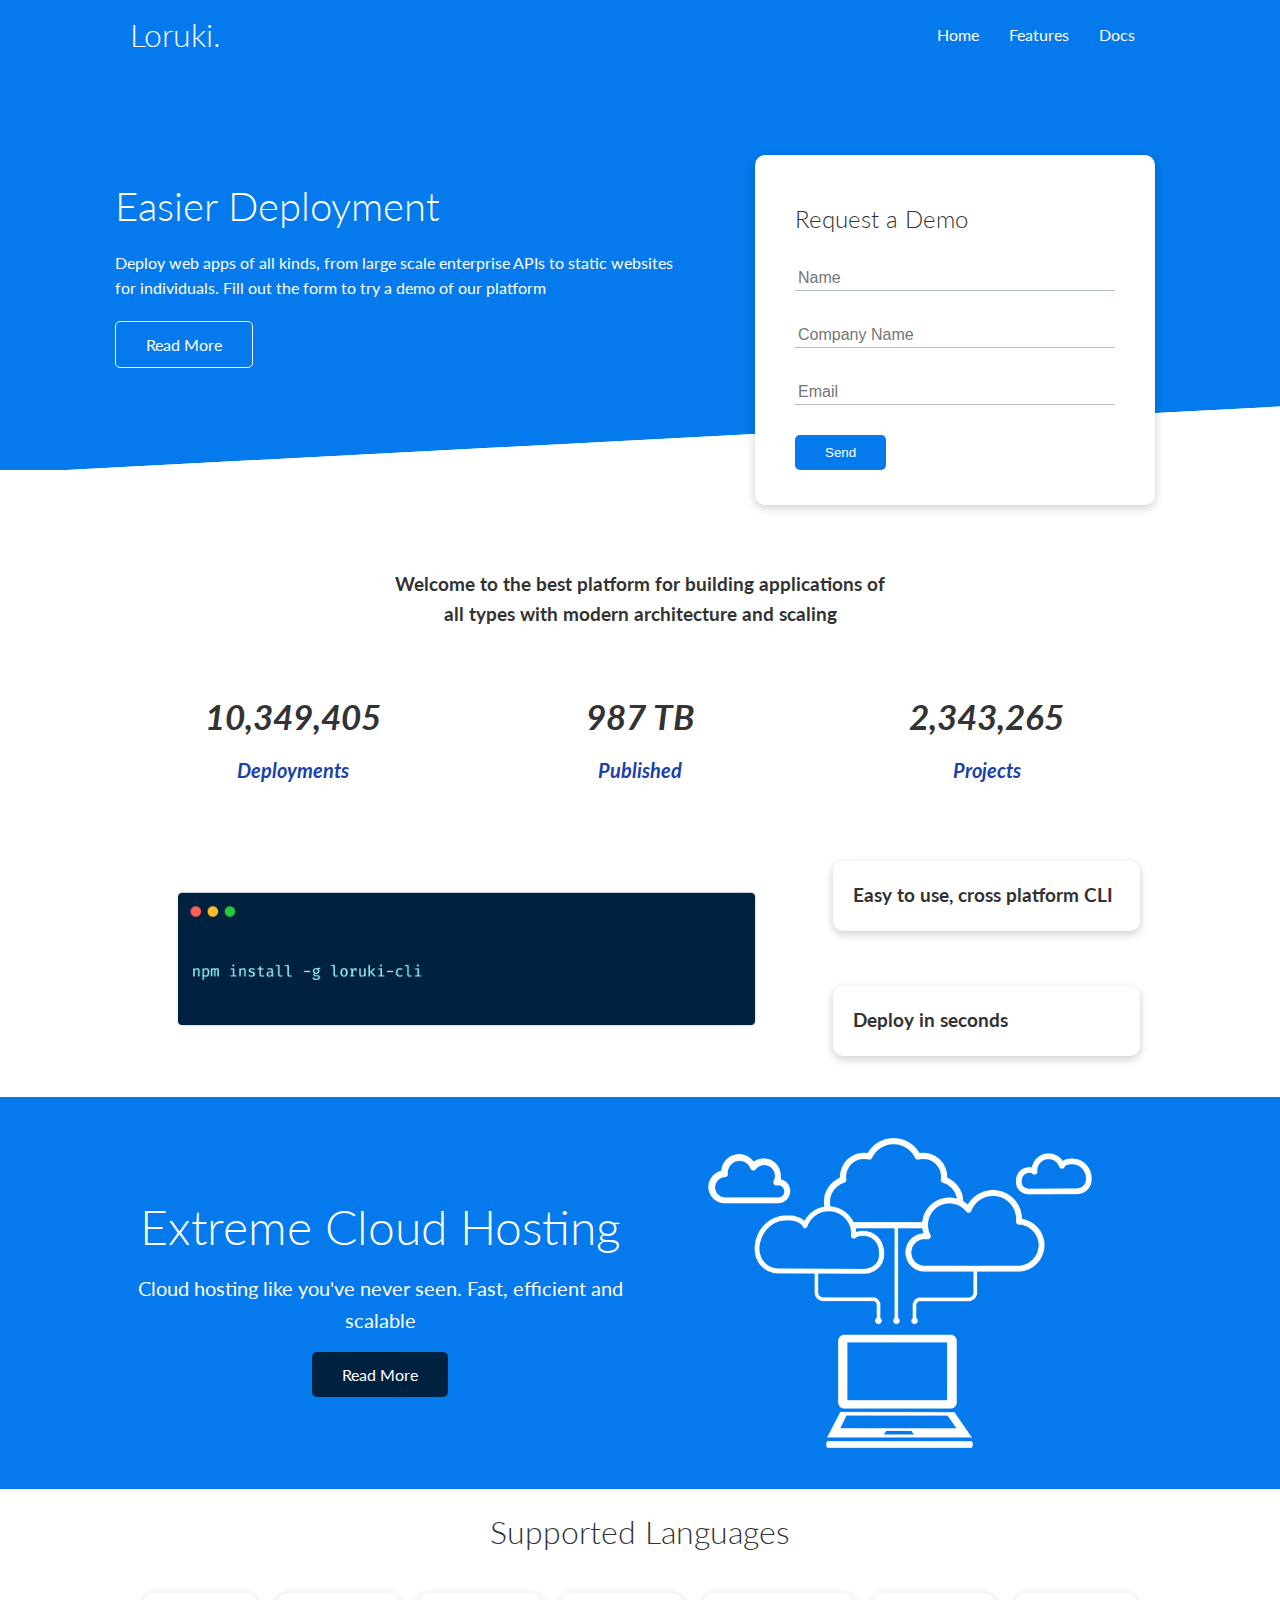
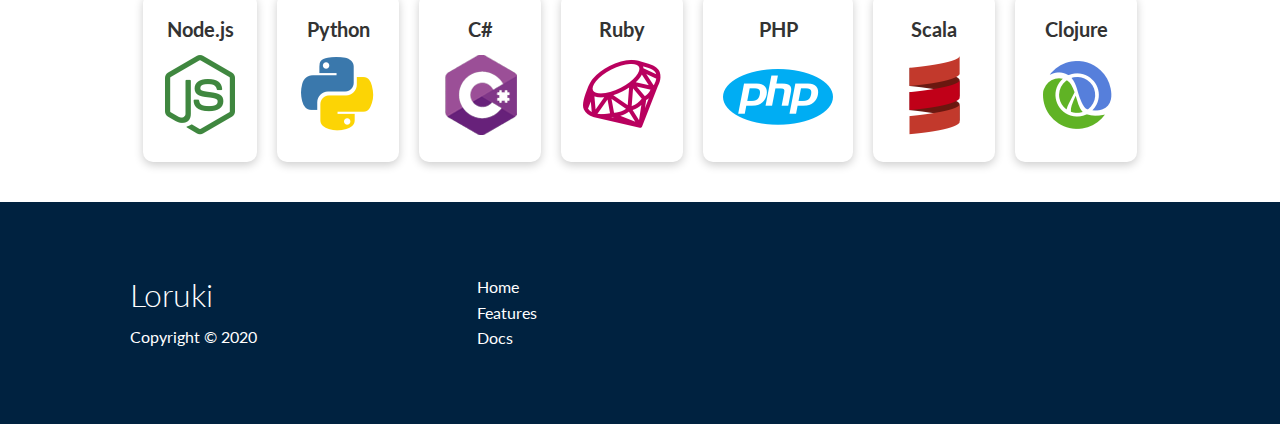
<file: index.html>
<!DOCTYPE html>
<html lang="en">
<head>
    <meta charset="UTF-8">
    <meta name="viewport" content="width=device-width, initial-scale=1.0">
    <link rel="stylesheet" href="css/utilities.css" > 
    <link rel="stylesheet" href="css/style.css" > 
    <link rel="stylesheet" href="https://cdnjs.cloudflare.com/ajax/libs/font-awesome/5.15.1/css/all.min.css" integrity="sha512-+4zCK9k+qNFUR5X+cKL9EIR+ZOhtIloNl9GIKS57V1MyNsYpYcUrUeQc9vNfzsWfV28IaLL3i96P9sdNyeRssA==" crossorigin="anonymous" />

    <title>Loruki | Cloud Hosting For Everyone</title>
</head>
<body>

    <!-- Navbar -->
    <div class="navbar">
        <div class="container flex">
            <h1 class="logo">Loruki.</h1>
            <nav>
                <ul>
                    <li><a href="index.html">Home</a></li>
                    <li><a href="features.html">Features</a></li>
                    <li><a href="docs.html">Docs</a></li>
                </ul>
            </nav>
        </div>
    </div>

    <!-- Showcase -->
    <section class="showcase">
        <div class="container grid">
            <div class="showcase-text">
                <h1>Easier Deployment</h1>
                <p>Deploy web apps of all kinds, from large scale enterprise APIs to static websites for individuals. Fill out the form to try a demo of our platform</p>
                <a href="features.html" class="btn btn-outline">Read More</a>
            </div>
                <div class="showcase-form card">
                    <h2>Request a Demo</h2>
                    <form name="contact" method="POST" netlify-honeypot="bot-field" data-netlify="true">
                        <input type="hidden" name="form-name" value="contract">
                        <div class="form-control">
                            <input type="text" name="name" placeholder="Name" required>
                        </div>
                        <div class="form-control">
                            <input type="text" name="company" placeholder="Company Name" required>
                        </div>
                        <div class="form-control">
                            <input type="email" name="name" placeholder="Email" required>
                        </div>
                        <input type="submit" value="Send" class = "btn btn-primary">
                    </form>
                </div>

        </div>
    </section>

    <!-- Stats -->
    <section class="stats">
        <div class="container">
            <h3 class="stats-heading text-center my-1">
                Welcome to the best platform for building applications of all types with modern architecture and scaling
            </h3>

            <div class="grid grid-3 text-center my-4">
                <div>
                    <i class="fas fa-server fa-3x">
                        <h3>10,349,405</h3>
                        <p class="text-secondary">Deployments</p>
                    </i>          
                </div>
                <div>
                    <i class="fas fa-upload fa-3x">
                        <h3>987 TB</h3>
                        <p class="text-secondary">Published</p>
                    </i>    
                </div>
                <div>
                    <i class="fas fa-project-diagram fa-3x">
                        <h3>2,343,265</h3>
                        <p class="text-secondary">Projects</p>
                    </i>    
                </div>
            </div>
            
        </div>
    </section>

    <!-- Cli -->
    <section class="cli">
        <div class="container grid">
            <img src="images/cli.png" alt="">
            <div class="card">
                <h3>Easy to use, cross platform CLI</h3>
            </div>
            <div class="card">
                <h3>Deploy in seconds</h3>
            </div>
        </div>
    </section>

    <!-- Cloud -->
    <section class="cloud bg-primary my-2 py-2">
        <div class="container grid">
            <div class="text-center">
                <h2 class="lg">Extreme Cloud Hosting</h2>
                <p class="lead my-1">Cloud hosting like you've never seen. Fast, efficient and scalable</p>
                <a href="features.html" class="btn btn-dark">Read More </a>
            </div>
            <img src="images/cloud.png" alt="">
        </div>
    </section>

    <!-- Languages -->
    <section class="languages">
        <h2 class="md text-center my-2">
            Supported Languages
        </h2>
        <div class="container flex">
            <div class="card">
                <h4>Node.js</h4>
                <img src="images/logos/node.png" alt="">
            </div>
            <div class="card">
                <h4>Python</h4>
                <img src="images/logos/python.png" alt="">
              </div>
              <div class="card">
                <h4>C#</h4>
                <img src="images/logos/csharp.png" alt="">
              </div>
              <div class="card">
                <h4>Ruby</h4>
                <img src="images/logos/ruby.png" alt="">
              </div>
              <div class="card">
                <h4>PHP</h4>
                <img src="images/logos/php.png" alt="">
              </div>
              <div class="card">
                <h4>Scala</h4>
                <img src="images/logos/scala.png" alt="">
              </div>
              <div class="card">
                <h4>Clojure</h4>
                <img src="images/logos/clojure.png" alt="">
              </div>
        </div>
    </section>

    <!-- Footer -->
    <footer class="footer bg-dark py-5">
        <div class="container grid grid-3">
            <div>
                <h1>Loruki</h1>
                <p>Copyright &copy; 2020</p>
            </div>
            <nav>
                <ul>
                    <li><a href="index.html">Home</a></li>
                    <li><a href="features.html">Features</a></li>
                    <li><a href="docs.html">Docs</a></li>

                </ul>
            </nav>
            <div class="social">
                <a href="#"><i class="fab fa-github fa-2x"></i></a>
                <a href="#"><i class="fab fa-facebook fa-2x"></i></a>
                <a href="#"><i class="fab fa-instagram fa-2x"></i></a>
                <a href="#"><i class="fab fa-twitter fa-2x"></i></a>

            </div>
        </div>
    </footer>
</body>
</html>
</file>
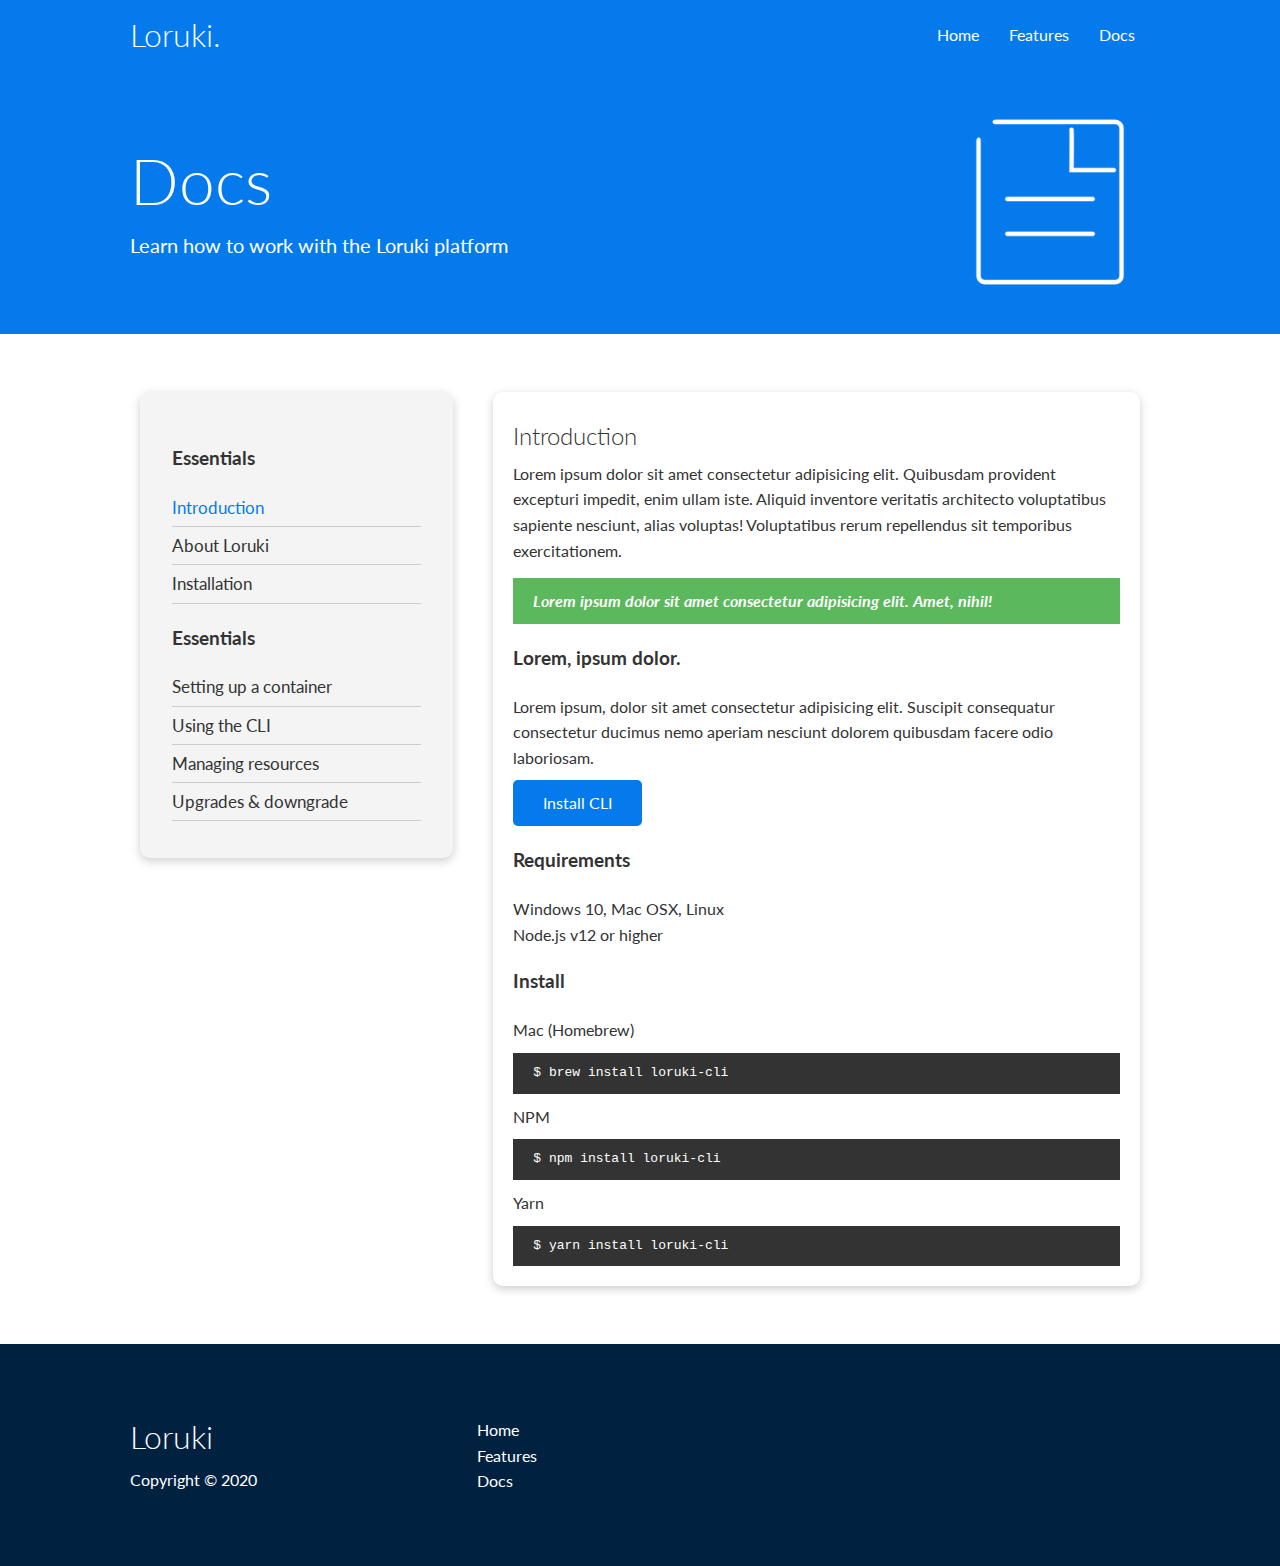
<file: docs.html>
<!DOCTYPE html>
<html lang="en">
<head>
    <meta charset="UTF-8">
    <meta name="viewport" content="width=device-width, initial-scale=1.0">
    <link rel="stylesheet" href="css/utilities.css" > 
    <link rel="stylesheet" href="css/style.css" > 
    <link rel="stylesheet" href="https://cdnjs.cloudflare.com/ajax/libs/font-awesome/5.15.1/css/all.min.css" integrity="sha512-+4zCK9k+qNFUR5X+cKL9EIR+ZOhtIloNl9GIKS57V1MyNsYpYcUrUeQc9vNfzsWfV28IaLL3i96P9sdNyeRssA==" crossorigin="anonymous" />

    <title>Loruki | Cloud Hosting For Everyone</title>
</head>
<body>

    <!-- Navbar -->
    <div class="navbar">
        <div class="container flex">
            <h1 class="logo">Loruki.</h1>
            <nav>
                <ul>
                    <li><a href="index.html">Home</a></li>
                    <li><a href="features.html">Features</a></li>
                    <li><a href="docs.html">Docs</a></li>
                </ul>
            </nav>
        </div>
    </div>

    <!-- Head -->
    <section class="docs-head bg-primary py-3">
        <div class="container grid">
            <div>
                <h1 class="xl">Docs</h1>
                <p class="lead">Learn how to work with the Loruki platform</p>
            </div>
            <img src="images/docs.png" alt="">
        </div>
    </section>   

    <!-- Docs main -->
    <div class="docs-main my-4">
        <div class="container grid">
            <div class="card bg-light p-3">
                <h3 class="my-2">Essentials</h3>
                <nav>
                    <ul>
                        <li><a href="#" class="text-primary">Introduction</a></li>
                        <li><a href="#">About Loruki</a></li>
                        <li><a href="#">Installation</a></li>
                    </ul>
                </nav>

                <h3 class="my-2">Essentials</h3>
                <nav>
                    <ul>
                        <li><a href="#">Setting up a container</a></li>
                        <li><a href="#">Using the CLI</a></li>
                        <li><a href="#">Managing resources</a></li>
                        <li><a href="#">Upgrades & downgrade</a></li>
                    </ul>
                </nav>
            </div>

            <div class="card">
                <h2>Introduction</h2>
                <p>Lorem ipsum dolor sit amet consectetur adipisicing elit. Quibusdam provident excepturi impedit, enim ullam iste. Aliquid inventore veritatis architecto voluptatibus sapiente nesciunt, alias voluptas! Voluptatibus rerum repellendus sit temporibus exercitationem.</p>
                <div class="alert alert-success">
                    <i class="fas fa-info">
                        Lorem ipsum dolor sit amet consectetur adipisicing elit. Amet, nihil!
                    </i>
                </div>
                <h3>Lorem, ipsum dolor.</h3>
                <p>Lorem ipsum, dolor sit amet consectetur adipisicing elit. Suscipit consequatur consectetur ducimus nemo aperiam nesciunt dolorem quibusdam facere odio laboriosam.</p>
                <a href="#" class="btn btn-primary">Install CLI</a>

                <h3>Requirements</h3>
                <ul>
                    <li>Windows 10, Mac OSX, Linux</li>
                    <li>Node.js v12 or higher</li>
                </ul>

                <h3>Install</h3>
                <p>Mac (Homebrew)</p>
                <pre><code>$ brew install loruki-cli</code></pre>
                <p>NPM</p>
                <pre><code>$ npm install loruki-cli</code></pre>
                <p>Yarn</p>
                <pre><code>$ yarn install loruki-cli</code></pre>
            </div>
        </div>
    </div>

    <!-- Footer -->
    <footer class="footer bg-dark py-5">
        <div class="container grid grid-3">
            <div>
                <h1>Loruki</h1>
                <p>Copyright &copy; 2020</p>
            </div>
            <nav>
                <ul>
                    <li><a href="index.html">Home</a></li>
                    <li><a href="features.html">Features</a></li>
                    <li><a href="docs.html">Docs</a></li>

                </ul>
            </nav>
            <div class="social">
                <a href="#"><i class="fab fa-github fa-2x"></i></a>
                <a href="#"><i class="fab fa-facebook fa-2x"></i></a>
                <a href="#"><i class="fab fa-instagram fa-2x"></i></a>
                <a href="#"><i class="fab fa-twitter fa-2x"></i></a>

            </div>
        </div>
    </footer>
</body>
</html>
</file>
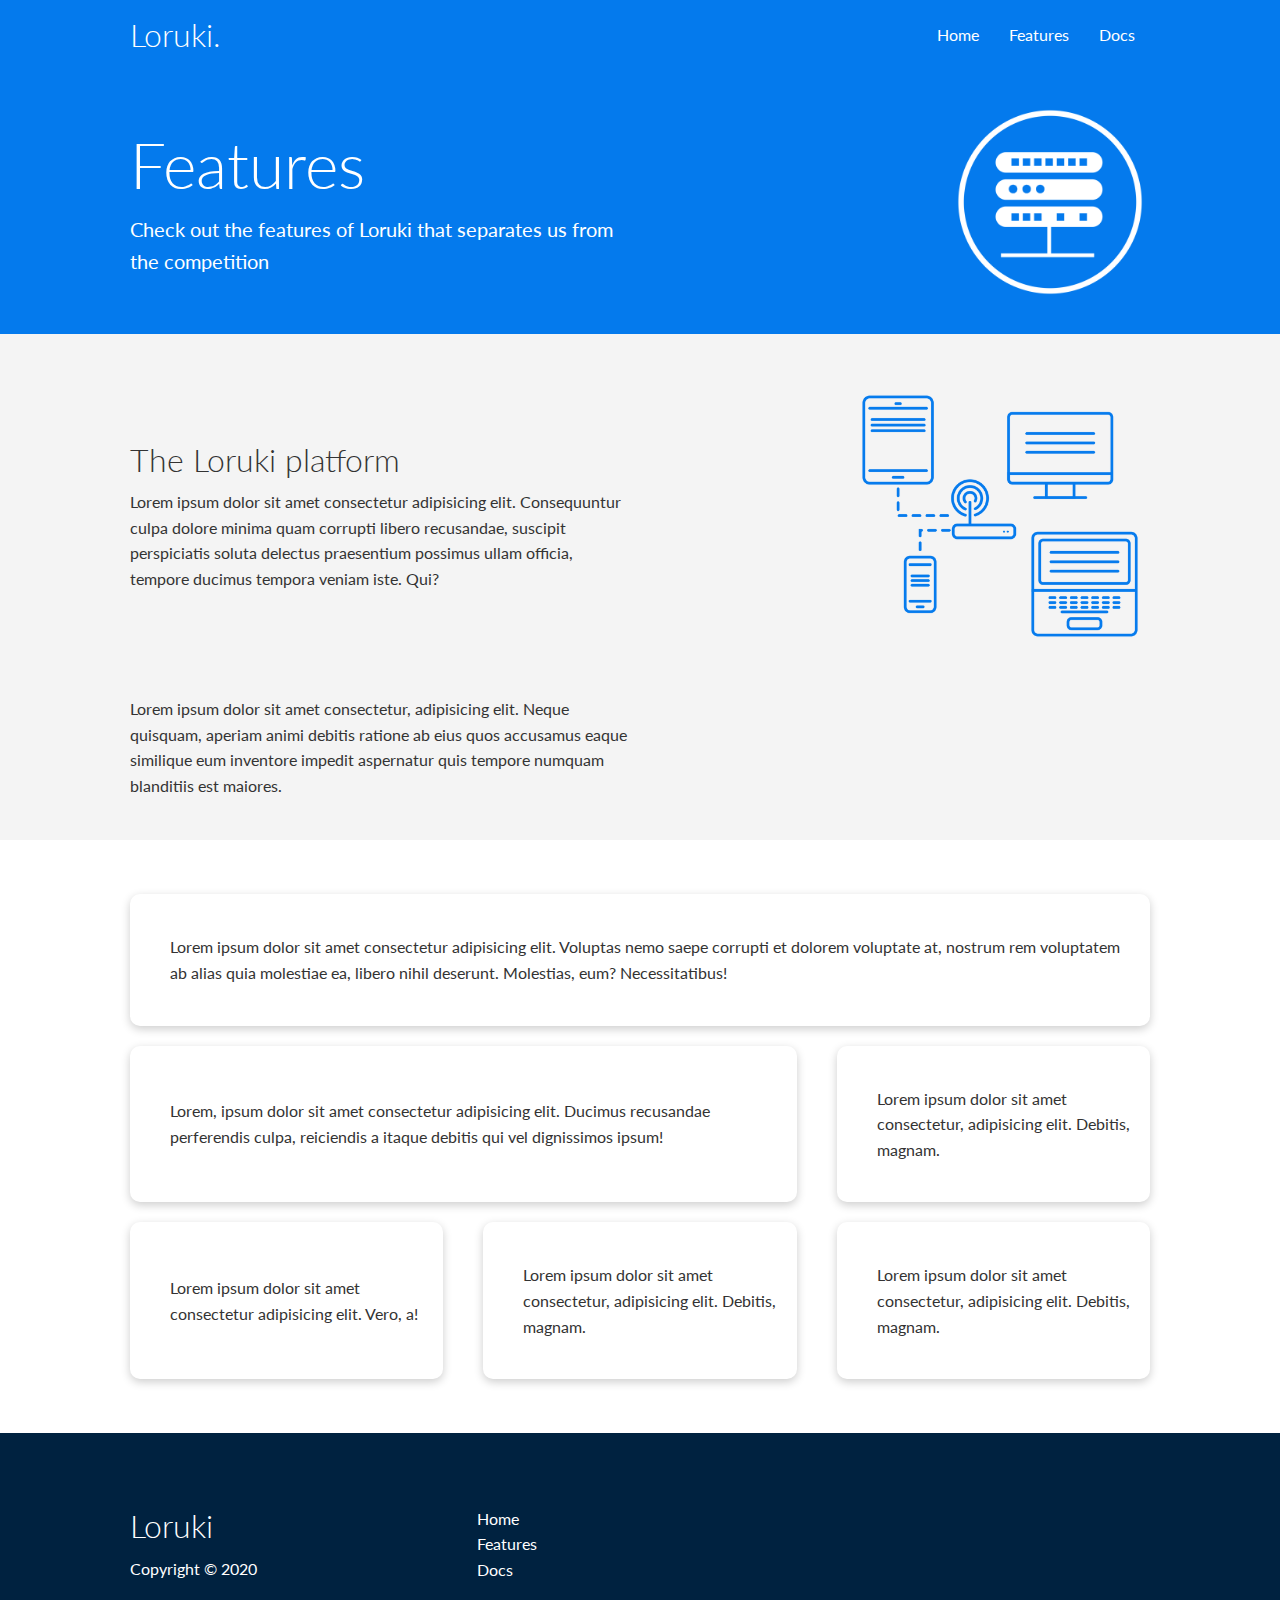
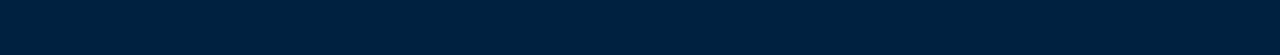
<file: features.html>
<!DOCTYPE html>
<html lang="en">
<head>
    <meta charset="UTF-8">
    <meta name="viewport" content="width=device-width, initial-scale=1.0">
    <link rel="stylesheet" href="css/utilities.css" > 
    <link rel="stylesheet" href="css/style.css" > 
    <link rel="stylesheet" href="https://cdnjs.cloudflare.com/ajax/libs/font-awesome/5.15.1/css/all.min.css" integrity="sha512-+4zCK9k+qNFUR5X+cKL9EIR+ZOhtIloNl9GIKS57V1MyNsYpYcUrUeQc9vNfzsWfV28IaLL3i96P9sdNyeRssA==" crossorigin="anonymous" />

    <title>Loruki | Cloud Hosting For Everyone</title>
</head>
<body>

    <!-- Navbar -->
    <div class="navbar">
        <div class="container flex">
            <h1 class="logo">Loruki.</h1>
            <nav>
                <ul>
                    <li><a href="index.html">Home</a></li>
                    <li><a href="features.html">Features</a></li>
                    <li><a href="docs.html">Docs</a></li>
                </ul>
            </nav>
        </div>
    </div>

    <!-- Head -->
    <section class="features-head bg-primary py-3">
        <div class="container grid">
            <div>
                <h1 class="xl">Features</h1>
                <p class="lead">Check out the features of Loruki that separates us from the competition</p>
            </div>
            <img src="images/server.png" alt="">
        </div>
    </section>   

    <!-- Sub Head -->
    <section class="features-sub-head bg-light py-3">
        <div class="container grid">
            <div>
                <h1 class="md">The Loruki platform</h1>
                <p>Lorem ipsum dolor sit amet consectetur adipisicing elit. Consequuntur culpa dolore minima quam corrupti libero recusandae, suscipit perspiciatis soluta delectus praesentium possimus ullam officia, tempore ducimus tempora veniam iste. Qui?</p>
            </div>
            <img src="images/server2.png" alt="">
            <p>Lorem ipsum dolor sit amet consectetur, adipisicing elit. Neque quisquam, aperiam animi debitis ratione ab eius quos accusamus eaque similique eum inventore impedit aspernatur quis tempore numquam blanditiis est maiores.</p>
        </div>
    </section>

    <section class="features-main my-2">
        <div class="container grid grid-3">
            <div class="card flex">
                <i class="fas fa-server fa-3x"></i>
                <p>Lorem ipsum dolor sit amet consectetur adipisicing elit. Voluptas nemo saepe corrupti et dolorem voluptate at, nostrum rem voluptatem ab alias quia molestiae ea, libero nihil deserunt. Molestias, eum? Necessitatibus!</p>
            </div>
            <div class="card flex">
                <i class="fas fa-network-wired fa-3x"></i>
                <p>
                    Lorem, ipsum dolor sit amet consectetur adipisicing elit. Ducimus
                    recusandae perferendis culpa, reiciendis a itaque debitis qui vel
                    dignissimos ipsum!
                </p>
            </div>
            <div class="card flex">
                <i class="fas fa-laptop-code fa-3x"></i>
                <p>
                    Lorem ipsum dolor sit amet consectetur, adipisicing elit. Debitis,
                    magnam.
                </p>
            </div>
            <div class="card flex">
                <i class="fas fa-database fa-3x"></i>
                <p>
                    Lorem ipsum dolor sit amet consectetur adipisicing elit. Vero, a!
                </p>
            </div>
            <div class="card flex">
                <i class="fas fa-power-off fa-3x"></i>
                <p>
                    Lorem ipsum dolor sit amet consectetur, adipisicing elit. Debitis,
                    magnam.
                </p>
            </div>
            <div class="card flex">
                <i class="fas fa-upload fa-3x"></i>
                <p>
                    Lorem ipsum dolor sit amet consectetur, adipisicing elit. Debitis,
                    magnam.
                </p>
            </div>
        </div>
    </section>
    <!-- Footer -->
    <footer class="footer bg-dark py-5">
        <div class="container grid grid-3">
            <div>
                <h1>Loruki</h1>
                <p>Copyright &copy; 2020</p>
            </div>
            <nav>
                <ul>
                    <li><a href="index.html">Home</a></li>
                    <li><a href="features.html">Features</a></li>
                    <li><a href="docs.html">Docs</a></li>

                </ul>
            </nav>
            <div class="social">
                <a href="#"><i class="fab fa-github fa-2x"></i></a>
                <a href="#"><i class="fab fa-facebook fa-2x"></i></a>
                <a href="#"><i class="fab fa-instagram fa-2x"></i></a>
                <a href="#"><i class="fab fa-twitter fa-2x"></i></a>

            </div>
        </div>
    </footer>
</body>
</html>
</file>
<file: css/utilities.css>
/* Utilities */
.container {
  max-width: 1100px;
  margin: 0 auto;
  overflow: auto;
  padding: 0 40px;
}

.card {
  background-color: #fff;
  color: #333;
  border-radius: 10px;
  box-shadow: 0 3px 10px rgba(0, 0, 0, 0.2);
  padding: 20px;
  margin: 10px;
}

.btn {
  display: inline-block;
  padding: 10px 30px;
  cursor: pointer;
  background: var(--primary-color);
  color: #fff;
  border: none;
  border-radius: 5px;
}

.btn:hover {
  transform: scale(0.98);
}

/* Backgrounds & colored buttons */
.bg-primary,
.btn-primary {
  background-color: var(--primary-color);
  color: #fff;
}

.bg-secondary,
.btn-secondary {
  background-color: var(--secondary-color);
  color: #fff;
}

.bg-dark,
.btn-dark {
  background-color: var(--dark-color);
  color: #fff;
}

.bg-light,
.btn-light {
  background-color: var(--light-color);
  color: #333;
}

.bg-primary a,
.btn-primary a,
.bg-secondary a,
.btn-secondary a,
.bg-dark a,
.btn-dark a {
  color: #fff;
}

/* Text colors */
.text-primary {
  color: var(--primary-color);
}

.text-secondary {
  color: var(--secondary-color);
}

.text-dark {
  color: var(--dark-color);
}

.text-light {
  color: var(--light-color);
}

/* Text sizes */
.lead {
  font-size: 20px;
}

.sm {
  font-size: 1rem;
}

.md {
  font-size: 2rem;
}

.lg {
  font-size: 3rem;
}

.xl {
  font-size: 4rem;
}

.text-center {
  text-align: center;
}

/* Alert */
.alert {
  background-color: var(--light-color);
  padding: 10px 20px;
  font-weight: bold;
  margin: 15px 0;
}

.alert i {
  margin-right: 10px;
}

.alert-success {
  background-color: var(--success-color);
  color: #fff;
}

.alert-error {
  background-color: var(--error-color);
  color: #fff;
}

.btn-outline {
  background-color: transparent;
  border: 1px #fff solid;
}

.flex {
  display: flex;
  justify-content: center;
  align-items: center;
  height: 100%;
}

.grid {
  display: grid;
  grid-template-columns: repeat(2, 1fr);
  gap: 20px;
  justify-content: center;
  align-items: center;
  height: 100%;
}

.grid-3 {
  grid-template-columns: repeat(3, 1fr);
}

/* Margin */
.my-1 {
  margin: 1rem 0;
}

.my-2 {
  margin: 1.5rem 0;
}

.my-3 {
  margin: 2rem 0;
}

.my-4 {
  margin: 3rem 0;
}

.my-5 {
  margin: 4rem 0;
}

.m-1 {
  margin: 1rem;
}

.m-2 {
  margin: 1.5rem;
}

.m-3 {
  margin: 2rem;
}

.m-4 {
  margin: 3rem;
}

.m-5 {
  margin: 4rem;
}

/* Padding */
/* Margin */
.py-1 {
  padding: 1rem 0;
}

.py-2 {
  padding: 1.5rem 0;
}

.py-3 {
  padding: 2rem 0;
}

.py-4 {
  padding: 3rem 0;
}

.py-5 {
  padding: 4rem 0;
}

.p-1 {
  padding: 1rem;
}

.p-2 {
  padding: 1.5rem;
}

.p-3 {
  padding: 2rem;
}

.p-4 {
  padding: 3rem;
}

.p-5 {
  padding: 4rem;
}
</file>
<file: css/style.css>
@import url("https://fonts.googleapis.com/css2?family=Lato:wght@300&display=swap");

:root {
  --primary-color: #047aed;
  --secondary-color: #1c3fa8;
  --dark-color: #002240;
  --light-color: #f4f4f4;
  --success-color: #5cb85c;
  --error-color: #d9534f;
}

* {
  box-sizing: border-box;
  padding: 0;
  margin: 0;
}

body {
  font-family: "Lato", "sans-serif";
  color: #333;
  line-height: 1.6;
}

ul {
  list-style-type: none;
}

a {
  text-decoration: none;
  color: #333;
}

h1,
h2 {
  font-weight: 300;
  line-height: 1.2;
  margin: 10px 0;
}

p {
  margin: 10px 0;
}

img {
  width: 100%;
}

code,
pre {
  background: #333;
  color: #fff;
  padding: 10px;
}

/* Navbar */
.navbar {
  background-color: var(--primary-color);
  color: #fff;
  height: 70px;
}

.navbar ul {
  display: flex;
}

.navbar a {
  color: #fff;
  padding: 10px;
  margin: 0 5px;
}

.navbar a:hover {
  border-bottom: 2px #fff solid;
}

.navbar .flex {
  justify-content: space-between;
}

/* Showcase */
.showcase {
  height: 400px;
  background-color: var(--primary-color);
  color: #fff;
  position: relative;
}

.showcase h1 {
  font-size: 40px;
}

.showcase p {
  margin: 20px 0;
}

.showcase .grid {
  overflow: visible;
  grid-template-columns: 55% 45%;
  gap: 30px;
}

.showcase-text {
  animation: slideInFromLeft 1s ease-in;
}

.showcase-form {
  position: relative;
  top: 60px;
  height: 350px;
  width: 400px;
  padding: 40px;
  z-index: 100;
  justify-self: flex-end;
  animation: slideInFromRight 1s ease-in;
}

.showcase-form .form-control {
  margin: 30px 0;
}

.showcase-form input[type="text"],
.showcase-form input[type="email"] {
  border: 0;
  border-bottom: 1px solid #b4becb;
  width: 100%;
  padding: 3px;
  font-size: 16px;
}

.showcase::before,
.showcase::after {
  content: "";
  position: absolute;
  height: 100px;
  bottom: -70px;
  right: 0;
  left: 0;
  background: #fff;
  transform: skewY(-3deg);
  -webkit-transform: skewY(-3deg);
  -moz-transform: skewY(-3deg);
  -ms-transform: skewY(-3deg);
}

/* Stats */
.stats {
  padding-top: 100px;
  animation: slideInFromBottom 1s ease-in;
}

.stats-heading {
  max-width: 500px;
  margin: auto;
}

.stats .grid h3 {
  padding-top: 10px;
  font-size: 35px;
}

.stats .grid p {
  font-size: 20px;
  font-weight: bold;
}

/* Cli */
.cli .grid {
  grid-template-columns: repeat(3, 1fr);
  grid-template-rows: repeat(2, 1fr);
}

.cli .grid > *:first-child {
  grid-column: 1 / span 2;
  grid-row: 1 / span 2;
}

/* Cloud */
.cloud .grid {
  grid-template-columns: 4fr, 3fr;
}

/* Languages */

.languages .flex {
  flex-wrap: wrap;
}

.languages .card {
  text-align: center;
  margin: 18px 10px 40px;
  transition: transform 0.2s ease-in;
}

.languages .card h4 {
  font-size: 20px;
  margin-bottom: 10px;
}

.languages .card:hover {
  transform: translateY(-15px);
}

/* Features */
.features-head img,
.docs-head img {
  width: 200px;
  justify-self: flex-end;
}

.features-sub-head img {
  width: 300px;
  justify-self: flex-end;
}

.features-main .card > i {
  margin-right: 20px;
}

.features-main .grid {
  padding: 30px;
}

.features-main .grid > *:first-child {
  grid-column: 1 / span 3;
}

.features-main .grid > *:nth-child(2) {
  grid-column: 1 / span 2;
}

/* Docs */
.docs-main h3 {
  margin: 20px 0;
}

.docs-main .grid {
  grid-template-columns: 1fr 2fr;
  align-items: flex-start;
}

.docs-main nav li {
  font-size: 17px;
  padding-bottom: 5px;
  margin-bottom: 5px;
  border-bottom: 1px #ccc solid;
}

.docs-main a:hover {
  font-weight: bold;
}

/* Footer */
.footer .social a {
  margin: 0 10px;
}

/* Animations */
@keyframes slideInFromLeft {
  0% {
    transform: translateX(-100%);
  }

  100% {
    transform: translateX(0);
  }
}

@keyframes slideInFromRight {
  0% {
    transform: translateX(100%);
  }

  100% {
    transform: translateX(0);
  }
}

@keyframes slideInFromTop {
  0% {
    transform: translateY(-100%);
  }

  100% {
    transform: translateX(0);
  }
}

@keyframes slideInFromBottom {
  0% {
    transform: translateY(100%);
  }

  100% {
    transform: translateX(0);
  }
}

/* Tablets and under */
@media (max-width: 768px) {
  .grid,
  .showcase .grid,
  .stats .grid,
  .cli .grid,
  .cloud .grid,
  .features-main .grid,
  .docs-main .grid {
    grid-template-columns: 1fr;
    grid-template-rows: 1fr;
  }

  .showcase {
    height: auto;
  }

  .showcase-text {
    text-align: center;
    margin-top: 40px;
    animation: slideInFromTop 1s ease-in;
  }

  .showcase-form {
    justify-self: center;
    margin: auto;
    animation: slideInFromBottom 1s ease-in;
  }

  .cli .grid > *:first-child {
    grid-column: 1;
    grid-row: 1;
  }

  .features-head,
  .features-sub-head,
  .docs-head {
    text-align: center;
  }

  .features-head img,
  .features-sub-head img,
  .docs-head img {
    justify-self: center;
  }

  .features-main .grid > *:first-child,
  .features-main .grid > *:nth-child(2) {
    grid-column: 1;
  }
}

/* Mobile */
@media (max-width: 500px) {
  .navbar {
    height: 110px;
  }

  .navbar .flex {
    flex-direction: column;
  }

  .navbar ul {
    padding: 10px;
    background-color: rgba(0, 0, 0, 0.1);
  }
}
</file>
